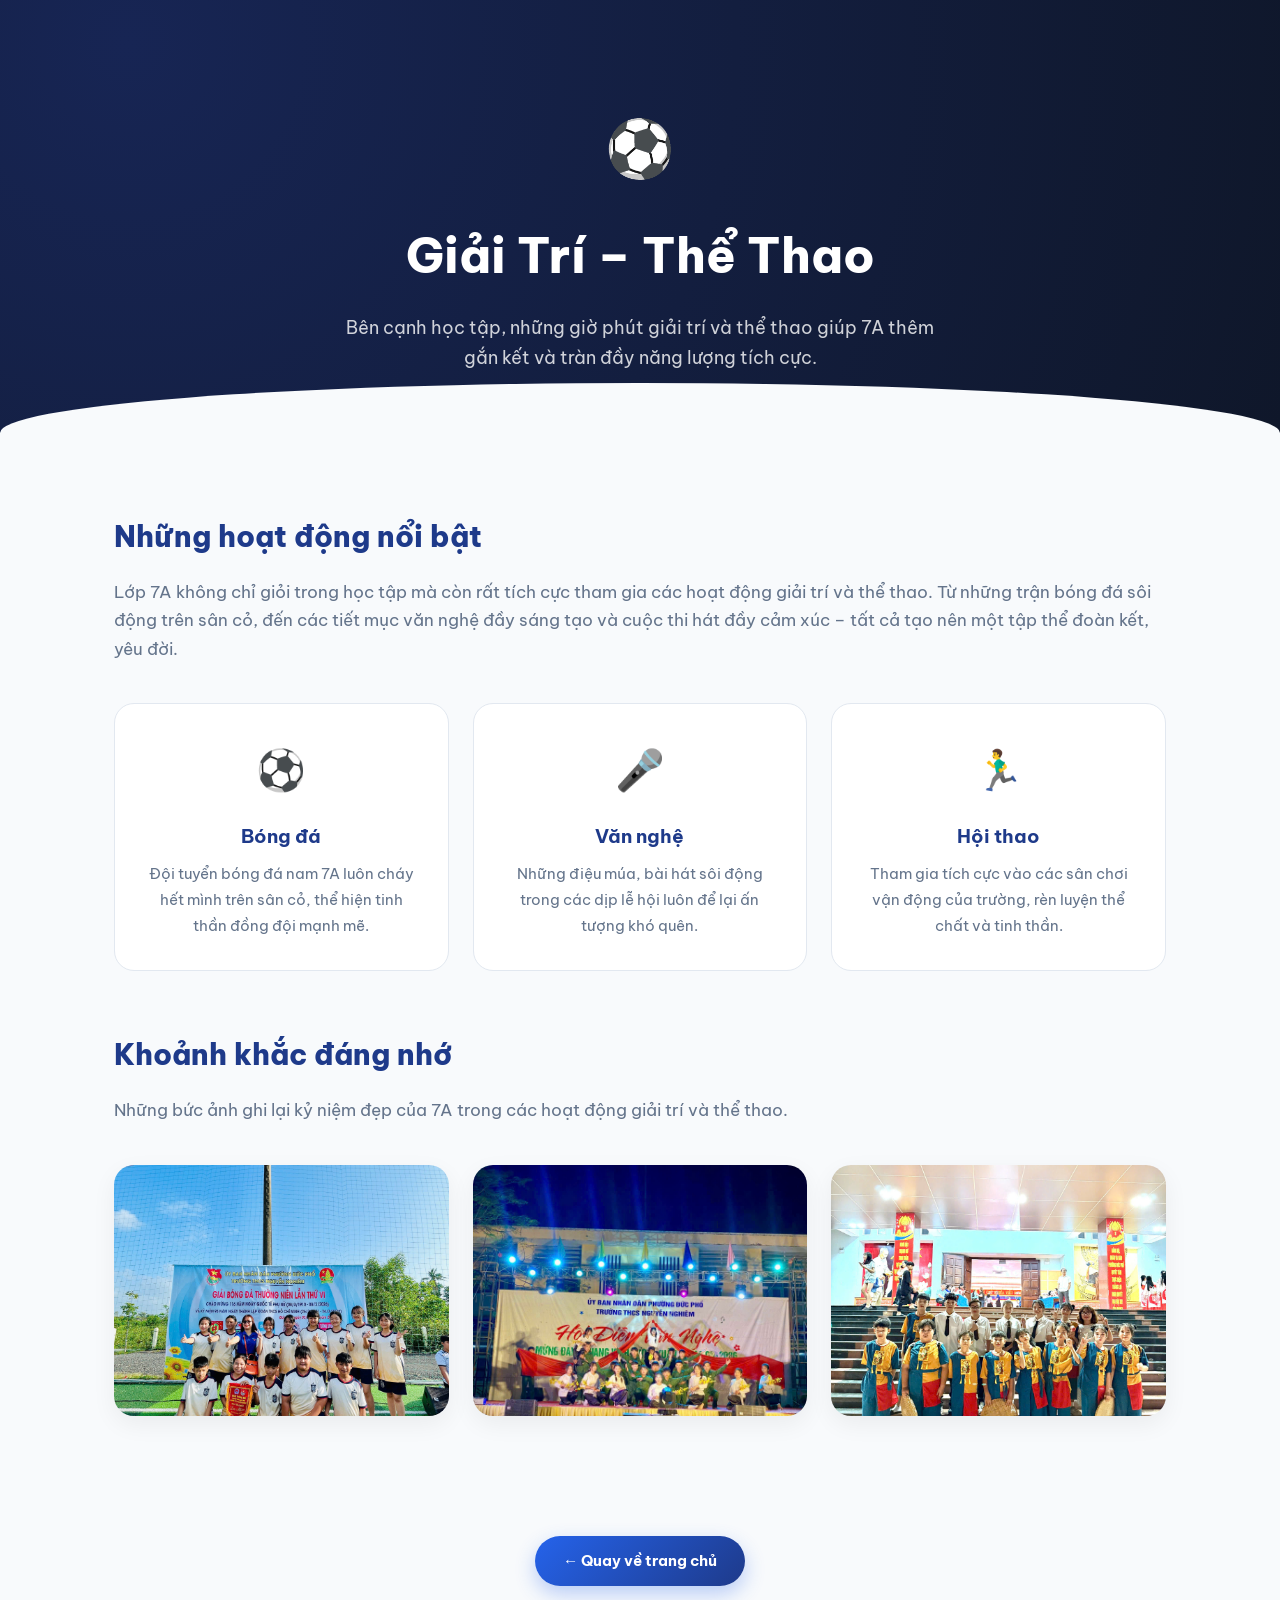
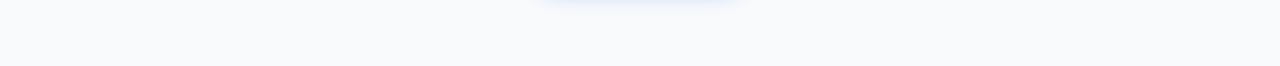
<file: website-lop-em/giaitri.html>
<!DOCTYPE html>
<html lang="vi">

<head>
    <meta charset="UTF-8">
    <meta name="viewport" content="width=device-width, initial-scale=1.0">
    <title>Giải trí – Thể thao | SmartClass 7A</title>
    <link
        href="https://fonts.googleapis.com/css2?family=Be+Vietnam+Pro:wght@300;400;500;600;700;800&display=swap"
        rel="stylesheet">
    <style>
        :root {
            --primary: #2563eb;
            --primary-deep: #1e3a8a;
            --accent: #38bdf8;
            --bg-body: #f8fafc;
            --text-main: #0f172a;
            --text-muted: #64748b;
            --white: #ffffff;
        }

        * { box-sizing: border-box; margin: 0; padding: 0; }
        html { scroll-behavior: smooth; }

        body {
            font-family: 'Be Vietnam Pro', sans-serif;
            background: var(--bg-body);
            color: var(--text-main);
            line-height: 1.7;
        }

        /* Hero Banner */
        .detail-hero {
            background: radial-gradient(circle at 10% 10%, #172554 0%, #0f172a 100%);
            color: var(--white);
            padding: 100px 24px 60px;
            text-align: center;
            position: relative;
            overflow: hidden;
        }

        .detail-hero::after {
            content: '';
            position: absolute;
            bottom: -50px;
            left: 0;
            right: 0;
            height: 100px;
            background: var(--bg-body);
            border-radius: 50% 50% 0 0;
        }

        .detail-hero h1 {
            font-size: clamp(2rem, 5vw, 3rem);
            font-weight: 800;
            color: var(--white);
            margin-bottom: 16px;
        }

        .detail-hero p {
            max-width: 600px;
            margin: 0 auto;
            color: rgba(255,255,255,0.8);
            font-size: 1.1rem;
        }

        .detail-hero .emoji-icon {
            font-size: 3.5rem;
            margin-bottom: 20px;
            display: block;
        }

        /* Container */
        .container {
            max-width: 1100px;
            margin: 0 auto;
            padding: 0 24px;
        }

        /* Content Section */
        .detail-content {
            padding: 80px 0;
        }

        .detail-content h2 {
            font-size: 1.8rem;
            font-weight: 800;
            color: var(--primary-deep);
            margin-bottom: 16px;
        }

        .detail-content p {
            color: var(--text-muted);
            font-size: 1.05rem;
            margin-bottom: 24px;
        }

        /* Highlight Cards */
        .highlight-grid {
            display: grid;
            grid-template-columns: repeat(auto-fit, minmax(280px, 1fr));
            gap: 24px;
            margin: 40px 0;
        }

        .highlight-card {
            background: var(--white);
            border: 1px solid #e2e8f0;
            border-radius: 20px;
            padding: 32px;
            text-align: center;
            transition: all 0.4s cubic-bezier(0.16, 1, 0.3, 1);
            position: relative;
            overflow: hidden;
        }

        .highlight-card::before {
            content: '';
            position: absolute;
            inset: -2px;
            border-radius: 22px;
            background: linear-gradient(135deg, var(--primary), var(--accent));
            z-index: -1;
            opacity: 0;
            transition: opacity 0.4s;
        }

        .highlight-card:hover::before { opacity: 1; }

        .highlight-card:hover {
            transform: translateY(-6px);
            box-shadow: 0 20px 40px rgba(37, 99, 235, 0.12);
            border-color: transparent;
        }

        .highlight-card .icon {
            font-size: 2.5rem;
            margin-bottom: 16px;
        }

        .highlight-card h3 {
            font-size: 1.2rem;
            font-weight: 700;
            color: var(--primary-deep);
            margin-bottom: 8px;
        }

        .highlight-card p {
            font-size: 0.95rem;
            color: var(--text-muted);
            margin: 0;
        }

        /* Gallery Grid */
        .gallery-grid {
            display: grid;
            grid-template-columns: repeat(auto-fit, minmax(300px, 1fr));
            gap: 24px;
            margin: 40px 0;
        }

        .gallery-item {
            position: relative;
            border-radius: 20px;
            overflow: hidden;
            aspect-ratio: 4/3;
            box-shadow: 0 8px 24px rgba(0,0,0,0.06);
            transition: all 0.4s cubic-bezier(0.16, 1, 0.3, 1);
        }

        .gallery-item:hover {
            transform: translateY(-6px) scale(1.02);
            box-shadow: 0 16px 40px rgba(0,0,0,0.12);
        }

        .gallery-item img {
            width: 100%;
            height: 100%;
            object-fit: cover;
            transition: transform 0.6s ease;
        }

        .gallery-item:hover img {
            transform: scale(1.08);
        }

        .gallery-item .caption {
            position: absolute;
            bottom: 0;
            left: 0;
            right: 0;
            padding: 20px;
            background: linear-gradient(to top, rgba(15,23,42,0.85), transparent);
            color: var(--white);
            font-weight: 600;
            font-size: 0.95rem;
            transform: translateY(100%);
            transition: transform 0.3s ease;
        }

        .gallery-item:hover .caption { transform: translateY(0); }

        /* Back Button */
        .back-btn {
            display: inline-flex;
            align-items: center;
            gap: 8px;
            padding: 12px 28px;
            background: linear-gradient(135deg, var(--primary), var(--primary-deep));
            color: var(--white);
            text-decoration: none;
            border-radius: 100px;
            font-weight: 700;
            font-size: 0.95rem;
            transition: all 0.3s;
            box-shadow: 0 8px 20px rgba(37,99,235,0.3);
        }

        .back-btn:hover {
            transform: translateY(-3px);
            box-shadow: 0 12px 30px rgba(37,99,235,0.4);
        }

        .back-wrap {
            text-align: center;
            padding: 0 0 80px;
        }

        @media (max-width: 768px) {
            .gallery-grid { grid-template-columns: 1fr; }
            .detail-hero { padding: 80px 20px 50px; }
        }
    </style>
</head>

<body>

    <div class="detail-hero">
        <span class="emoji-icon">⚽</span>
        <h1>Giải Trí – Thể Thao</h1>
        <p>Bên cạnh học tập, những giờ phút giải trí và thể thao giúp 7A thêm gắn kết và tràn đầy năng lượng tích cực.</p>
    </div>

    <section class="detail-content">
        <div class="container">
            <h2>Những hoạt động nổi bật</h2>
            <p>Lớp 7A không chỉ giỏi trong học tập mà còn rất tích cực tham gia các hoạt động giải trí và thể thao. Từ những trận bóng đá sôi động trên sân cỏ, đến các tiết mục văn nghệ đầy sáng tạo và cuộc thi hát đầy cảm xúc – tất cả tạo nên một tập thể đoàn kết, yêu đời.</p>

            <div class="highlight-grid">
                <div class="highlight-card">
                    <div class="icon">⚽</div>
                    <h3>Bóng đá</h3>
                    <p>Đội tuyển bóng đá nam 7A luôn cháy hết mình trên sân cỏ, thể hiện tinh thần đồng đội mạnh mẽ.</p>
                </div>
                <div class="highlight-card">
                    <div class="icon">🎤</div>
                    <h3>Văn nghệ</h3>
                    <p>Những điệu múa, bài hát sôi động trong các dịp lễ hội luôn để lại ấn tượng khó quên.</p>
                </div>
                <div class="highlight-card">
                    <div class="icon">🏃‍♂️</div>
                    <h3>Hội thao</h3>
                    <p>Tham gia tích cực vào các sân chơi vận động của trường, rèn luyện thể chất và tinh thần.</p>
                </div>
            </div>

            <h2 style="margin-top: 60px;">Khoảnh khắc đáng nhớ</h2>
            <p>Những bức ảnh ghi lại kỷ niệm đẹp của 7A trong các hoạt động giải trí và thể thao.</p>

            <div class="gallery-grid">
                <div class="gallery-item">
                    <img src="image/image-dabanh.jpg" alt="Đá banh">
                    <div class="caption">⚽ Tinh thần đồng đội trên sân cỏ</div>
                </div>
                <div class="gallery-item">
                    <img src="image/image-vannghe.jpg" alt="Văn nghệ">
                    <div class="caption">🎶 Niềm vui lan tỏa qua từng điệu múa</div>
                </div>
                <div class="gallery-item">
                    <img src="image/image-thihat.jpg" alt="Thi hát">
                    <div class="caption">🎤 Cuộc thi hát – giọng ca vàng 7A</div>
                </div>
            </div>
        </div>
    </section>

    <div class="back-wrap">
        <a href="index.html#hoat-dong" class="back-btn">← Quay về trang chủ</a>
    </div>

</body>
</html>
</file>
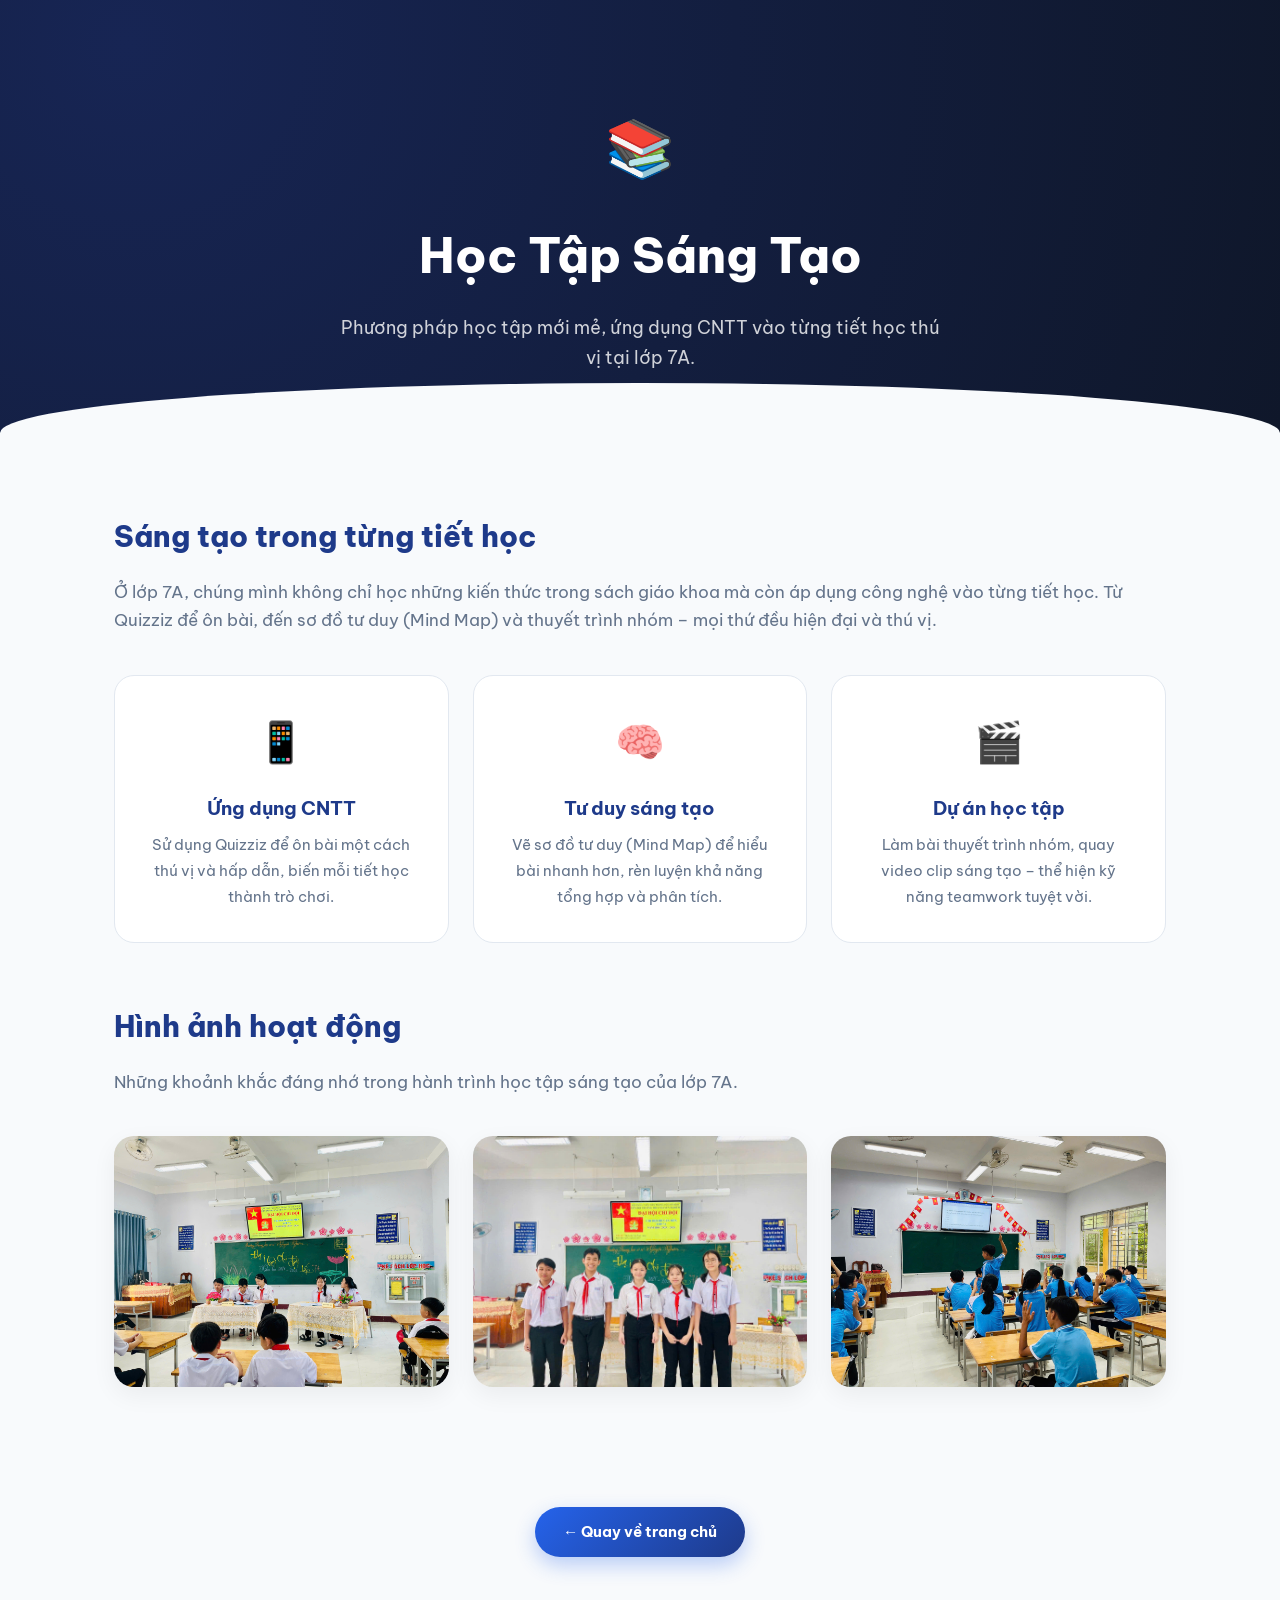
<file: website-lop-em/hoctap.html>
<!DOCTYPE html>
<html lang="vi">

<head>
    <meta charset="UTF-8">
    <meta name="viewport" content="width=device-width, initial-scale=1.0">
    <title>Học tập sáng tạo | SmartClass 7A</title>
    <link href="https://fonts.googleapis.com/css2?family=Be+Vietnam+Pro:wght@300;400;500;600;700;800&display=swap"
        rel="stylesheet">
    <style>
        :root {
            --primary: #2563eb;
            --primary-deep: #1e3a8a;
            --accent: #38bdf8;
            --bg-body: #f8fafc;
            --text-main: #0f172a;
            --text-muted: #64748b;
            --white: #ffffff;
        }

        * {
            box-sizing: border-box;
            margin: 0;
            padding: 0;
        }

        html {
            scroll-behavior: smooth;
        }

        body {
            font-family: 'Be Vietnam Pro', sans-serif;
            background: var(--bg-body);
            color: var(--text-main);
            line-height: 1.7;
        }

        .detail-hero {
            background: radial-gradient(circle at 10% 10%, #172554 0%, #0f172a 100%);
            color: var(--white);
            padding: 100px 24px 60px;
            text-align: center;
            position: relative;
            overflow: hidden;
        }

        .detail-hero::after {
            content: '';
            position: absolute;
            bottom: -50px;
            left: 0;
            right: 0;
            height: 100px;
            background: var(--bg-body);
            border-radius: 50% 50% 0 0;
        }

        .detail-hero h1 {
            font-size: clamp(2rem, 5vw, 3rem);
            font-weight: 800;
            color: var(--white);
            margin-bottom: 16px;
        }

        .detail-hero p {
            max-width: 600px;
            margin: 0 auto;
            color: rgba(255, 255, 255, 0.8);
            font-size: 1.1rem;
        }

        .detail-hero .emoji-icon {
            font-size: 3.5rem;
            margin-bottom: 20px;
            display: block;
        }

        .container {
            max-width: 1100px;
            margin: 0 auto;
            padding: 0 24px;
        }

        .detail-content {
            padding: 80px 0;
        }

        .detail-content h2 {
            font-size: 1.8rem;
            font-weight: 800;
            color: var(--primary-deep);
            margin-bottom: 16px;
        }

        .detail-content p {
            color: var(--text-muted);
            font-size: 1.05rem;
            margin-bottom: 24px;
        }

        .highlight-grid {
            display: grid;
            grid-template-columns: repeat(auto-fit, minmax(280px, 1fr));
            gap: 24px;
            margin: 40px 0;
        }

        .highlight-card {
            background: var(--white);
            border: 1px solid #e2e8f0;
            border-radius: 20px;
            padding: 32px;
            text-align: center;
            transition: all 0.4s cubic-bezier(0.16, 1, 0.3, 1);
            position: relative;
            overflow: hidden;
        }

        .highlight-card::before {
            content: '';
            position: absolute;
            inset: -2px;
            border-radius: 22px;
            background: linear-gradient(135deg, var(--primary), var(--accent));
            z-index: -1;
            opacity: 0;
            transition: opacity 0.4s;
        }

        .highlight-card:hover::before {
            opacity: 1;
        }

        .highlight-card:hover {
            transform: translateY(-6px);
            box-shadow: 0 20px 40px rgba(37, 99, 235, 0.12);
            border-color: transparent;
        }

        .highlight-card .icon {
            font-size: 2.5rem;
            margin-bottom: 16px;
        }

        .highlight-card h3 {
            font-size: 1.2rem;
            font-weight: 700;
            color: var(--primary-deep);
            margin-bottom: 8px;
        }

        .highlight-card p {
            font-size: 0.95rem;
            color: var(--text-muted);
            margin: 0;
        }

        .gallery-grid {
            display: grid;
            grid-template-columns: repeat(auto-fit, minmax(300px, 1fr));
            gap: 24px;
            margin: 40px 0;
        }

        .gallery-item {
            position: relative;
            border-radius: 20px;
            overflow: hidden;
            aspect-ratio: 4/3;
            box-shadow: 0 8px 24px rgba(0, 0, 0, 0.06);
            transition: all 0.4s cubic-bezier(0.16, 1, 0.3, 1);
        }

        .gallery-item:hover {
            transform: translateY(-6px) scale(1.02);
            box-shadow: 0 16px 40px rgba(0, 0, 0, 0.12);
        }

        .gallery-item img {
            width: 100%;
            height: 100%;
            object-fit: cover;
            transition: transform 0.6s ease;
        }

        .gallery-item:hover img {
            transform: scale(1.08);
        }

        .gallery-item .caption {
            position: absolute;
            bottom: 0;
            left: 0;
            right: 0;
            padding: 20px;
            background: linear-gradient(to top, rgba(15, 23, 42, 0.85), transparent);
            color: var(--white);
            font-weight: 600;
            font-size: 0.95rem;
            transform: translateY(100%);
            transition: transform 0.3s ease;
        }

        .gallery-item:hover .caption {
            transform: translateY(0);
        }

        .back-btn {
            display: inline-flex;
            align-items: center;
            gap: 8px;
            padding: 12px 28px;
            background: linear-gradient(135deg, var(--primary), var(--primary-deep));
            color: var(--white);
            text-decoration: none;
            border-radius: 100px;
            font-weight: 700;
            font-size: 0.95rem;
            transition: all 0.3s;
            box-shadow: 0 8px 20px rgba(37, 99, 235, 0.3);
        }

        .back-btn:hover {
            transform: translateY(-3px);
            box-shadow: 0 12px 30px rgba(37, 99, 235, 0.4);
        }

        .back-wrap {
            text-align: center;
            padding: 0 0 80px;
        }

        @media (max-width: 768px) {
            .gallery-grid {
                grid-template-columns: 1fr;
            }

            .detail-hero {
                padding: 80px 20px 50px;
            }
        }
    </style>
</head>

<body>

    <div class="detail-hero">
        <span class="emoji-icon">📚</span>
        <h1>Học Tập Sáng Tạo</h1>
        <p>Phương pháp học tập mới mẻ, ứng dụng CNTT vào từng tiết học thú vị tại lớp 7A.</p>
    </div>

    <section class="detail-content">
        <div class="container">
            <h2>Sáng tạo trong từng tiết học</h2>
            <p>Ở lớp 7A, chúng mình không chỉ học những kiến thức trong sách giáo khoa mà còn áp dụng công nghệ vào từng
                tiết học. Từ Quizziz để ôn bài, đến sơ đồ tư duy (Mind Map) và thuyết trình nhóm – mọi thứ đều
                hiện đại và thú vị.</p>

            <div class="highlight-grid">
                <div class="highlight-card">
                    <div class="icon">📱</div>
                    <h3>Ứng dụng CNTT</h3>
                    <p>Sử dụng Quizziz để ôn bài một cách thú vị và hấp dẫn, biến mỗi tiết học thành trò chơi.
                    </p>
                </div>
                <div class="highlight-card">
                    <div class="icon">🧠</div>
                    <h3>Tư duy sáng tạo</h3>
                    <p>Vẽ sơ đồ tư duy (Mind Map) để hiểu bài nhanh hơn, rèn luyện khả năng tổng hợp và phân tích.</p>
                </div>
                <div class="highlight-card">
                    <div class="icon">🎬</div>
                    <h3>Dự án học tập</h3>
                    <p>Làm bài thuyết trình nhóm, quay video clip sáng tạo – thể hiện kỹ năng teamwork tuyệt vời.</p>
                </div>
            </div>

            <h2 style="margin-top: 60px;">Hình ảnh hoạt động</h2>
            <p>Những khoảnh khắc đáng nhớ trong hành trình học tập sáng tạo của lớp 7A.</p>

            <div class="gallery-grid">
                <div class="gallery-item">
                    <img src="image/image-daihoichidoi.jpg" alt="Đại hội Chi đội">
                    <div class="caption">📋 Đại hội Chi đội – tinh thần nghiêm túc</div>
                </div>
                <div class="gallery-item">
                    <img src="image/hoctap2.jpeg" alt="Trung thu">
                    <div class="caption">📋 Đại hội Chi đội – tinh thần nghiêm túc</div>
                </div>
                <div class="gallery-item">
                    <img src="image/hoctap3.jpeg" alt="Tập thể lớp">
                    <div class="caption">💙 Lớp 7A – tập thể luôn tiến bước</div>
                </div>
            </div>
        </div>
    </section>

    <div class="back-wrap">
        <a href="index.html#hoat-dong" class="back-btn">← Quay về trang chủ</a>
    </div>

</body>

</html>
</file>
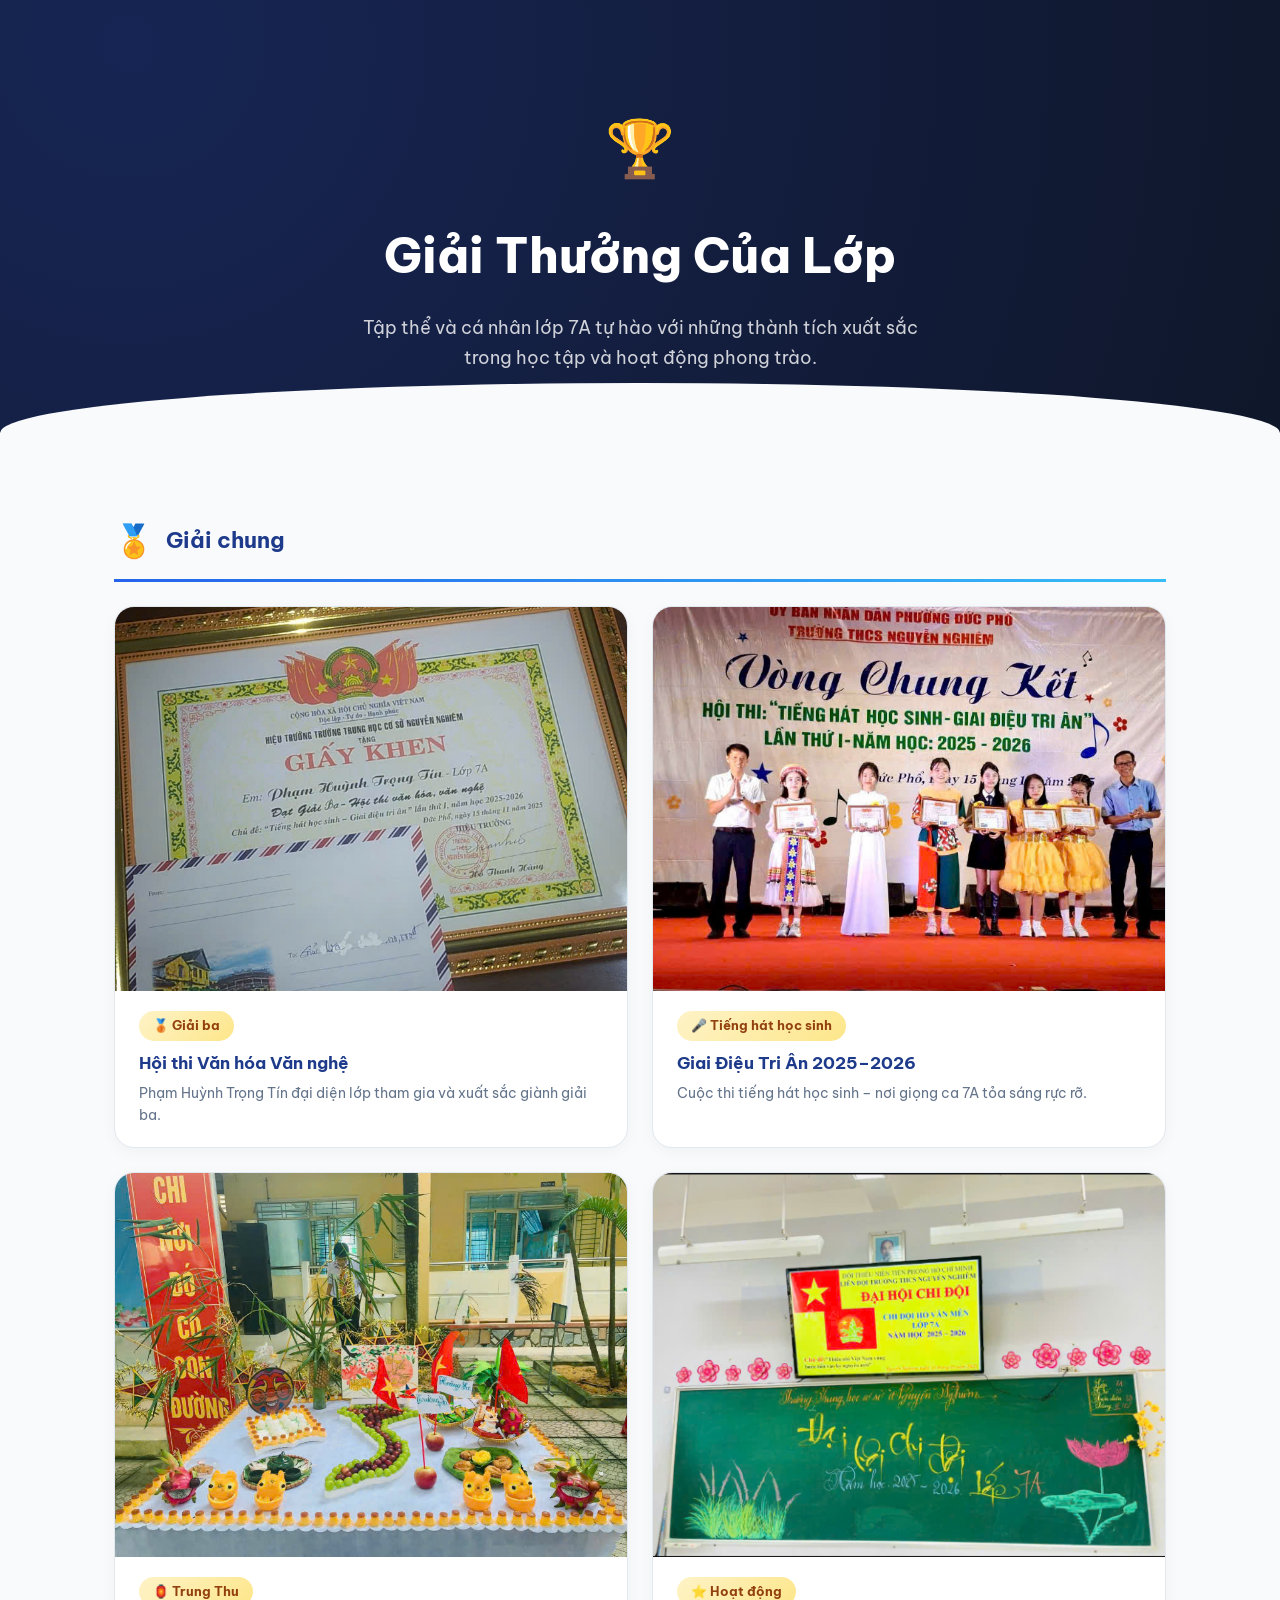
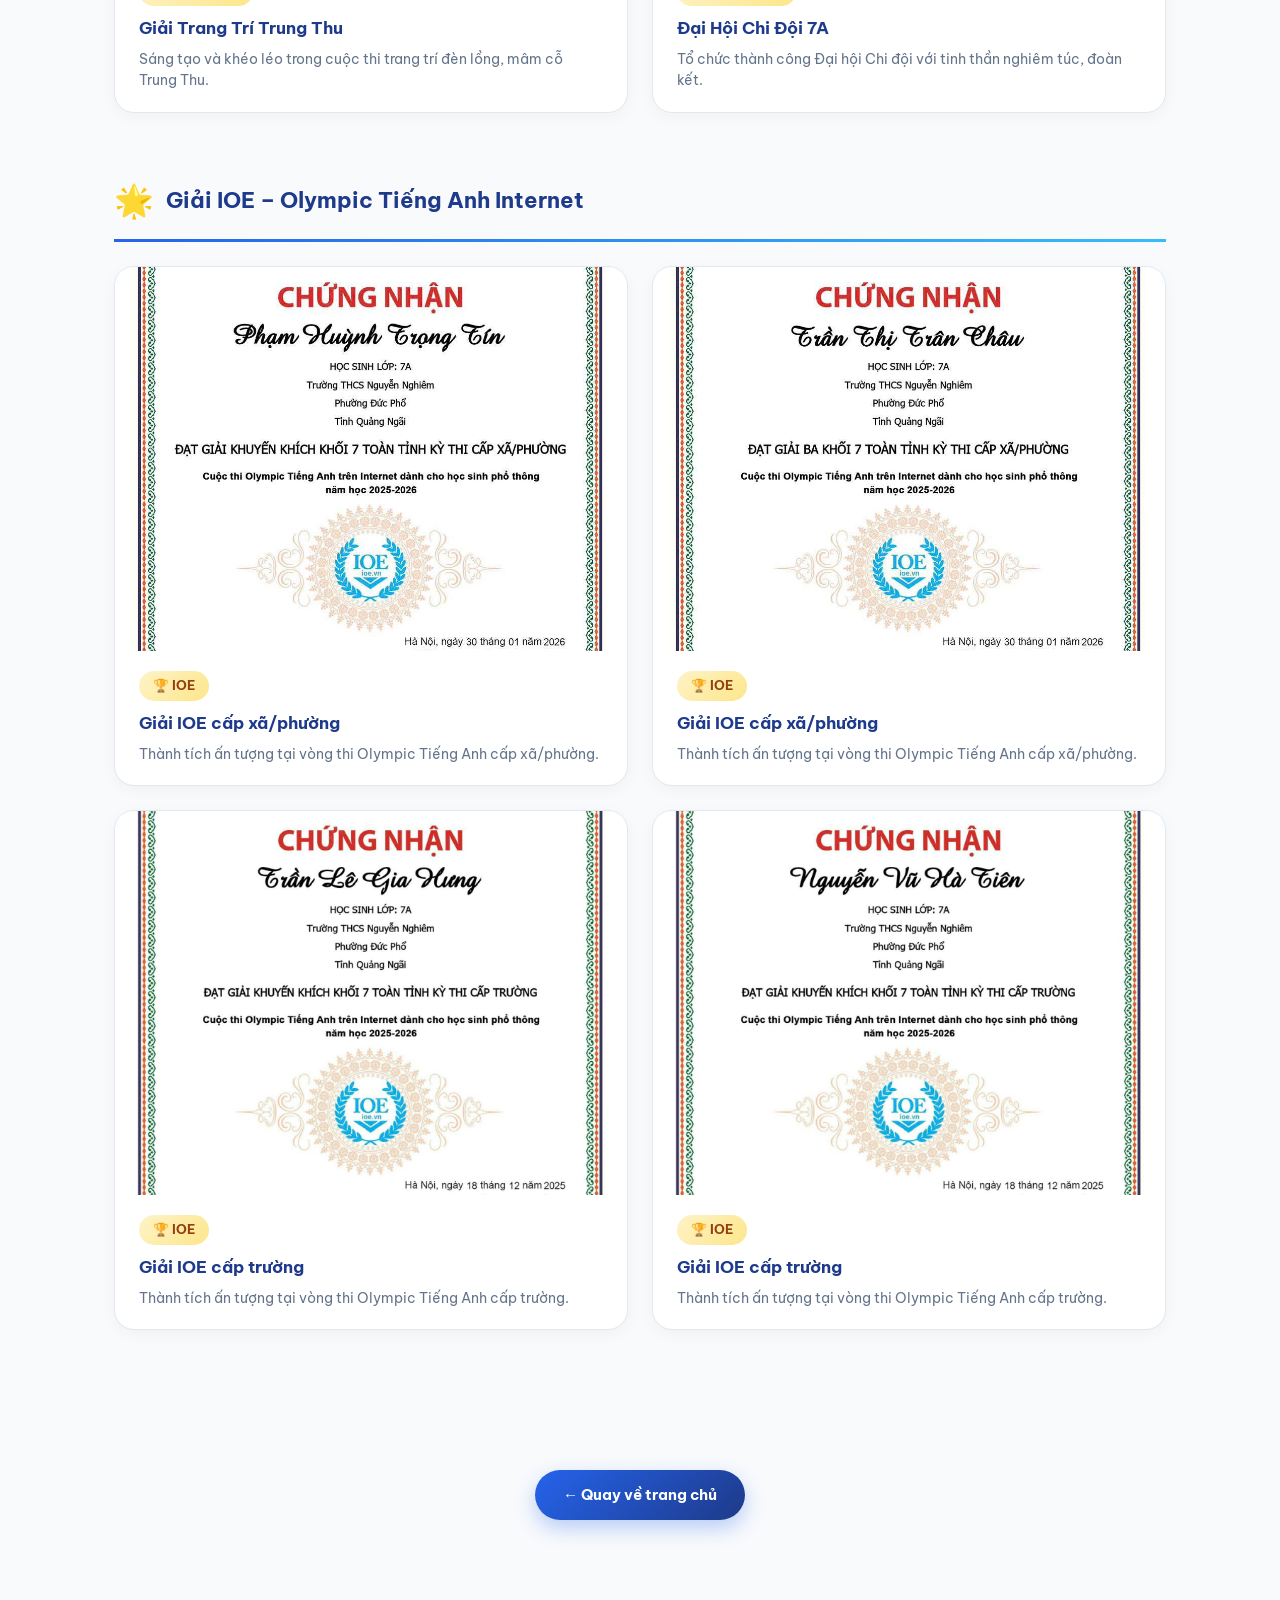
<file: website-lop-em/stem.html>
<!DOCTYPE html>
<html lang="vi">

<head>
    <meta charset="UTF-8">
    <meta name="viewport" content="width=device-width, initial-scale=1.0">
    <title>Giải thưởng | SmartClass 7A</title>
    <link href="https://fonts.googleapis.com/css2?family=Be+Vietnam+Pro:wght@300;400;500;600;700;800&display=swap"
        rel="stylesheet">
    <style>
        :root {
            --primary: #2563eb;
            --primary-deep: #1e3a8a;
            --accent: #38bdf8;
            --bg-body: #f8fafc;
            --text-main: #0f172a;
            --text-muted: #64748b;
            --white: #ffffff;
        }

        * {
            box-sizing: border-box;
            margin: 0;
            padding: 0;
        }

        html {
            scroll-behavior: smooth;
        }

        body {
            font-family: 'Be Vietnam Pro', sans-serif;
            background: var(--bg-body);
            color: var(--text-main);
            line-height: 1.7;
        }

        .detail-hero {
            background: radial-gradient(circle at 10% 10%, #172554 0%, #0f172a 100%);
            color: var(--white);
            padding: 100px 24px 60px;
            text-align: center;
            position: relative;
            overflow: hidden;
        }

        .detail-hero::after {
            content: '';
            position: absolute;
            bottom: -50px;
            left: 0;
            right: 0;
            height: 100px;
            background: var(--bg-body);
            border-radius: 50% 50% 0 0;
        }

        .detail-hero h1 {
            font-size: clamp(2rem, 5vw, 3rem);
            font-weight: 800;
            color: var(--white);
            margin-bottom: 16px;
        }

        .detail-hero p {
            max-width: 600px;
            margin: 0 auto;
            color: rgba(255, 255, 255, 0.8);
            font-size: 1.1rem;
        }

        .detail-hero .emoji-icon {
            font-size: 3.5rem;
            margin-bottom: 20px;
            display: block;
        }

        .container {
            max-width: 1100px;
            margin: 0 auto;
            padding: 0 24px;
        }

        .detail-content {
            padding: 80px 0;
        }

        .detail-content h2 {
            font-size: 1.8rem;
            font-weight: 800;
            color: var(--primary-deep);
            margin-bottom: 16px;
        }

        .detail-content p {
            color: var(--text-muted);
            font-size: 1.05rem;
            margin-bottom: 24px;
        }

        /* Award Category Section */
        .award-category {
            margin-bottom: 60px;
        }

        .award-category-header {
            display: flex;
            align-items: center;
            gap: 12px;
            margin-bottom: 24px;
            padding-bottom: 12px;
            border-bottom: 3px solid transparent;
            border-image: linear-gradient(90deg, var(--primary), var(--accent)) 1;
        }

        .award-category-header .cat-emoji {
            font-size: 2rem;
        }

        .award-category-header h3 {
            font-size: 1.4rem;
            font-weight: 700;
            color: var(--primary-deep);
        }

        /* Awards Grid - 2 columns */
        .awards-grid {
            display: grid;
            grid-template-columns: repeat(2, 1fr);
            gap: 24px;
        }

        .award-card {
            position: relative;
            border-radius: 20px;
            overflow: hidden;
            background: var(--white);
            border: 1px solid #e2e8f0;
            transition: all 0.4s cubic-bezier(0.16, 1, 0.3, 1);
            box-shadow: 0 4px 16px rgba(0, 0, 0, 0.04);
        }

        .award-card::before {
            content: '';
            position: absolute;
            inset: -2px;
            border-radius: 22px;
            background: linear-gradient(135deg, var(--primary), var(--accent));
            z-index: -1;
            opacity: 0;
            transition: opacity 0.4s;
        }

        .award-card:hover::before {
            opacity: 1;
        }

        .award-card:hover {
            transform: translateY(-6px);
            box-shadow: 0 20px 40px rgba(37, 99, 235, 0.15);
            border-color: transparent;
        }

        .award-card-img {
            width: 100%;
            aspect-ratio: 4/3;
            overflow: hidden;
        }

        .award-card-img img {
            width: 100%;
            height: 100%;
            object-fit: cover;
            transition: transform 0.6s cubic-bezier(0.16, 1, 0.3, 1);
        }

        .award-card:hover .award-card-img img {
            transform: scale(1.08);
        }

        .award-card-body {
            padding: 20px 24px;
        }

        .award-card-body h4 {
            font-size: 1.05rem;
            font-weight: 700;
            color: var(--primary-deep);
            margin-bottom: 6px;
        }

        .award-card-body p {
            font-size: 0.9rem;
            color: var(--text-muted);
            margin: 0;
            line-height: 1.5;
        }

        .award-badge {
            display: inline-flex;
            align-items: center;
            gap: 6px;
            background: linear-gradient(135deg, #fef3c7, #fde68a);
            color: #92400e;
            padding: 4px 14px;
            border-radius: 100px;
            font-size: 0.8rem;
            font-weight: 700;
            margin-bottom: 8px;
        }

        /* Back Button */
        .back-btn {
            display: inline-flex;
            align-items: center;
            gap: 8px;
            padding: 12px 28px;
            background: linear-gradient(135deg, var(--primary), var(--primary-deep));
            color: var(--white);
            text-decoration: none;
            border-radius: 100px;
            font-weight: 700;
            font-size: 0.95rem;
            transition: all 0.3s;
            box-shadow: 0 8px 20px rgba(37, 99, 235, 0.3);
        }

        .back-btn:hover {
            transform: translateY(-3px);
            box-shadow: 0 12px 30px rgba(37, 99, 235, 0.4);
        }

        .back-wrap {
            text-align: center;
            padding: 0 0 80px;
        }

        @media (max-width: 768px) {
            .awards-grid {
                grid-template-columns: 1fr;
            }

            .detail-hero {
                padding: 80px 20px 50px;
            }
        }
    </style>
</head>

<body>

    <div class="detail-hero">
        <span class="emoji-icon">🏆</span>
        <h1>Giải Thưởng Của Lớp</h1>
        <p>Tập thể và cá nhân lớp 7A tự hào với những thành tích xuất sắc trong học tập và hoạt động phong trào.</p>
    </div>

    <section class="detail-content">
        <div class="container">

            <!-- Giải chung -->
            <div class="award-category">
                <div class="award-category-header">
                    <span class="cat-emoji">🏅</span>
                    <h3>Giải chung</h3>
                </div>

                <div class="awards-grid">
                    <div class="award-card">
                        <div class="award-card-img">
                            <img src="image/giaithuong3.jpeg" alt="Giải văn hóa văn nghệ">
                        </div>
                        <div class="award-card-body">
                            <span class="award-badge">🥉 Giải ba</span>
                            <h4>Hội thi Văn hóa Văn nghệ</h4>
                            <p>Phạm Huỳnh Trọng Tín đại diện lớp tham gia và xuất sắc giành giải ba.</p>
                        </div>
                    </div>

                    <div class="award-card">
                        <div class="award-card-img">
                            <img src="image/giaithuong6.jpeg" alt="Tiếng hát học sinh">
                        </div>
                        <div class="award-card-body">
                            <span class="award-badge">🎤 Tiếng hát học sinh</span>
                            <h4>Giai Điệu Tri Ân 2025–2026</h4>
                            <p>Cuộc thi tiếng hát học sinh – nơi giọng ca 7A tỏa sáng rực rỡ.</p>
                        </div>
                    </div>

                    <div class="award-card">
                        <div class="award-card-img">
                            <img src="image/giaithuong7.jpeg" alt="Trang trí Trung Thu">
                        </div>
                        <div class="award-card-body">
                            <span class="award-badge">🏮 Trung Thu</span>
                            <h4>Giải Trang Trí Trung Thu</h4>
                            <p>Sáng tạo và khéo léo trong cuộc thi trang trí đèn lồng, mâm cỗ Trung Thu.</p>
                        </div>
                    </div>

                    <div class="award-card">
                        <div class="award-card-img">
                            <img src="image/giaithuong8.png" alt="Đại hội Chi đội">
                        </div>
                        <div class="award-card-body">
                            <span class="award-badge">⭐ Hoạt động</span>
                            <h4>Đại Hội Chi Đội 7A</h4>
                            <p>Tổ chức thành công Đại hội Chi đội với tinh thần nghiêm túc, đoàn kết.</p>
                        </div>
                    </div>
                </div>
            </div>

            <!-- Giải IOE -->
            <div class="award-category">
                <div class="award-category-header">
                    <span class="cat-emoji">🌟</span>
                    <h3>Giải IOE – Olympic Tiếng Anh Internet</h3>
                </div>

                <div class="awards-grid">
                    <div class="award-card">
                        <div class="award-card-img">
                            <img src="image/giaithuong1.jpeg" alt="Giải IOE">
                        </div>
                        <div class="award-card-body">
                            <span class="award-badge">🏆 IOE</span>
                            <h4>Giải IOE cấp xã/phường</h4>
                            <p>Thành tích ấn tượng tại vòng thi Olympic Tiếng Anh cấp xã/phường.</p>
                        </div>
                    </div>

                    <div class="award-card">
                        <div class="award-card-img">
                            <img src="image/giaithuong2.jpeg" alt="Giải IOE">
                        </div>
                        <div class="award-card-body">
                            <span class="award-badge">🏆 IOE</span>
                            <h4>Giải IOE cấp xã/phường</h4>
                            <p>Thành tích ấn tượng tại vòng thi Olympic Tiếng Anh cấp xã/phường.</p>
                        </div>
                    </div>

                    <div class="award-card">
                        <div class="award-card-img">
                            <img src="image/giaithuong4.jpeg" alt="Giải IOE cá nhân">
                        </div>
                        <div class="award-card-body">
                            <span class="award-badge">🏆 IOE</span>
                            <h4>Giải IOE cấp trường</h4>
                            <p>Thành tích ấn tượng tại vòng thi Olympic Tiếng Anh cấp trường.</p>
                        </div>
                    </div>

                    <div class="award-card">
                        <div class="award-card-img">
                            <img src="image/giaithuong5.jpeg" alt="Giải IOE đồng đội">
                        </div>
                        <div class="award-card-body">
                            <span class="award-badge">🏆 IOE</span>
                            <h4>Giải IOE cấp trường</h4>
                            <p>Thành tích ấn tượng tại vòng thi Olympic Tiếng Anh cấp trường.</p>
                        </div>
                    </div>
                </div>
            </div>

        </div>
    </section>

    <div class="back-wrap">
        <a href="index.html#hoat-dong" class="back-btn">← Quay về trang chủ</a>
    </div>

</body>

</html>
</file>
